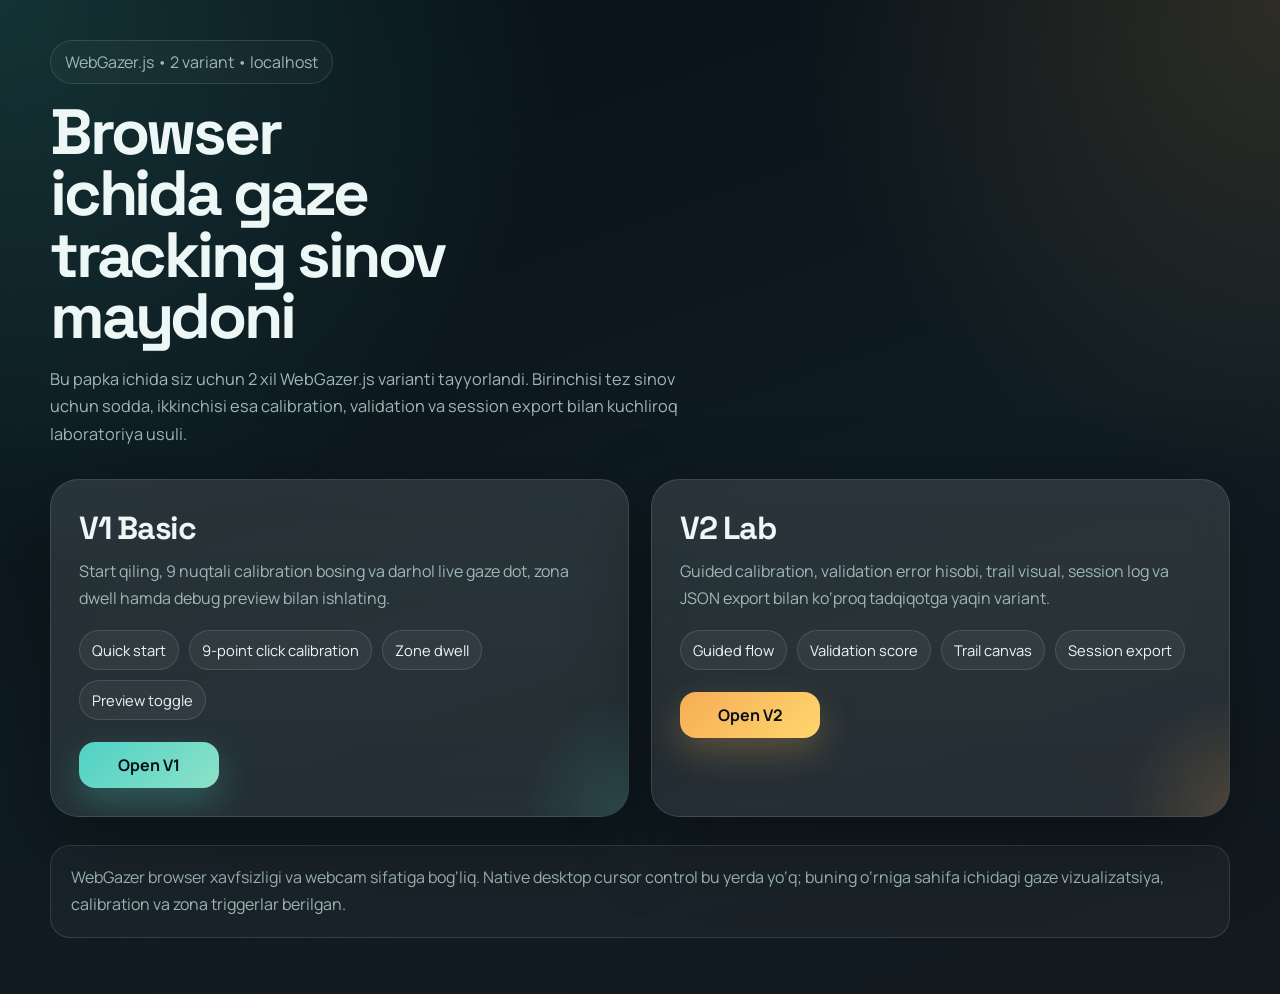
<file: eyetracking2/index.html>
<!DOCTYPE html>
<html lang="uz">
<head>
  <meta charset="UTF-8">
  <meta name="viewport" content="width=device-width, initial-scale=1.0">
  <title>WebGazer Variants</title>
  <link rel="preconnect" href="https://fonts.googleapis.com">
  <link rel="preconnect" href="https://fonts.gstatic.com" crossorigin>
  <link href="https://fonts.googleapis.com/css2?family=Manrope:wght@400;500;600;700;800&family=Space+Grotesk:wght@500;700&display=swap" rel="stylesheet">
  <style>
    :root {
      --bg: #0b1318;
      --bg-soft: #101d24;
      --card: rgba(240, 248, 255, 0.06);
      --stroke: rgba(240, 248, 255, 0.12);
      --text: #edf7f5;
      --muted: #9fb8b4;
      --accent: #4fd1c5;
      --accent-warm: #f6ad55;
      --danger: #fc8181;
      --shadow: 0 24px 80px rgba(0, 0, 0, 0.35);
      --radius: 28px;
    }

    * {
      box-sizing: border-box;
    }

    body {
      margin: 0;
      min-height: 100vh;
      font-family: "Manrope", sans-serif;
      color: var(--text);
      background:
        radial-gradient(circle at top left, rgba(79, 209, 197, 0.18), transparent 35%),
        radial-gradient(circle at top right, rgba(246, 173, 85, 0.14), transparent 30%),
        linear-gradient(160deg, #071016, #0f1c22 54%, #12191f);
    }

    .shell {
      width: min(1180px, calc(100% - 40px));
      margin: 0 auto;
      padding: 40px 0 56px;
    }

    .hero {
      display: grid;
      gap: 18px;
      margin-bottom: 28px;
    }

    .eyebrow {
      display: inline-flex;
      width: fit-content;
      align-items: center;
      gap: 10px;
      border: 1px solid var(--stroke);
      padding: 10px 14px;
      border-radius: 999px;
      color: var(--muted);
      background: rgba(255, 255, 255, 0.03);
      backdrop-filter: blur(16px);
    }

    h1 {
      margin: 0;
      font-family: "Space Grotesk", sans-serif;
      font-size: clamp(2.6rem, 5vw, 5rem);
      line-height: 0.96;
      letter-spacing: -0.05em;
      max-width: 10ch;
    }

    .lede {
      margin: 0;
      max-width: 64ch;
      color: var(--muted);
      font-size: 1.02rem;
      line-height: 1.7;
    }

    .grid {
      display: grid;
      grid-template-columns: repeat(2, minmax(0, 1fr));
      gap: 22px;
      margin-top: 30px;
    }

    .card {
      position: relative;
      overflow: hidden;
      border: 1px solid var(--stroke);
      border-radius: var(--radius);
      padding: 28px;
      background:
        linear-gradient(180deg, rgba(255, 255, 255, 0.06), rgba(255, 255, 255, 0.03)),
        var(--card);
      backdrop-filter: blur(20px);
      box-shadow: var(--shadow);
    }

    .card::before {
      content: "";
      position: absolute;
      inset: auto -20% -30% auto;
      width: 220px;
      height: 220px;
      border-radius: 999px;
      background: radial-gradient(circle, rgba(79, 209, 197, 0.18), transparent 70%);
      pointer-events: none;
    }

    .card.warm::before {
      background: radial-gradient(circle, rgba(246, 173, 85, 0.18), transparent 70%);
    }

    .card h2 {
      margin: 0 0 10px;
      font-family: "Space Grotesk", sans-serif;
      font-size: 2rem;
      letter-spacing: -0.04em;
    }

    .sub {
      margin: 0 0 18px;
      color: var(--muted);
      line-height: 1.7;
    }

    .pills {
      display: flex;
      flex-wrap: wrap;
      gap: 10px;
      margin-bottom: 22px;
    }

    .pill {
      padding: 9px 12px;
      border-radius: 999px;
      border: 1px solid var(--stroke);
      background: rgba(255, 255, 255, 0.05);
      color: var(--text);
      font-size: 0.92rem;
    }

    .actions {
      display: flex;
      align-items: center;
      gap: 12px;
      margin-top: 20px;
    }

    .button {
      display: inline-flex;
      align-items: center;
      justify-content: center;
      min-width: 140px;
      padding: 12px 18px;
      border-radius: 16px;
      font-weight: 700;
      text-decoration: none;
      color: #071016;
      background: linear-gradient(135deg, var(--accent), #8de2c8);
      transition: transform 180ms ease, box-shadow 180ms ease;
      box-shadow: 0 14px 34px rgba(79, 209, 197, 0.28);
    }

    .warm .button {
      background: linear-gradient(135deg, var(--accent-warm), #ffd66e);
      box-shadow: 0 14px 34px rgba(246, 173, 85, 0.26);
    }

    .button:hover {
      transform: translateY(-2px);
    }

    .note {
      margin-top: 28px;
      color: var(--muted);
      line-height: 1.7;
      padding: 18px 20px;
      border-radius: 20px;
      border: 1px solid var(--stroke);
      background: rgba(255, 255, 255, 0.04);
    }

    @media (max-width: 900px) {
      .grid {
        grid-template-columns: 1fr;
      }

      h1 {
        max-width: none;
      }
    }
  </style>
</head>
<body>
  <main class="shell">
    <section class="hero">
      <div class="eyebrow">WebGazer.js • 2 variant • localhost</div>
      <h1>Browser ichida gaze tracking sinov maydoni</h1>
      <p class="lede">
        Bu papka ichida siz uchun 2 xil WebGazer.js varianti tayyorlandi. Birinchisi tez sinov uchun sodda,
        ikkinchisi esa calibration, validation va session export bilan kuchliroq laboratoriya usuli.
      </p>
    </section>

    <section class="grid">
      <article class="card">
        <h2>V1 Basic</h2>
        <p class="sub">
          Start qiling, 9 nuqtali calibration bosing va darhol live gaze dot, zona dwell hamda debug preview bilan ishlating.
        </p>
        <div class="pills">
          <span class="pill">Quick start</span>
          <span class="pill">9-point click calibration</span>
          <span class="pill">Zone dwell</span>
          <span class="pill">Preview toggle</span>
        </div>
        <div class="actions">
          <a class="button" href="./v1-basic/">Open V1</a>
        </div>
      </article>

      <article class="card warm">
        <h2>V2 Lab</h2>
        <p class="sub">
          Guided calibration, validation error hisobi, trail visual, session log va JSON export bilan ko‘proq tadqiqotga yaqin variant.
        </p>
        <div class="pills">
          <span class="pill">Guided flow</span>
          <span class="pill">Validation score</span>
          <span class="pill">Trail canvas</span>
          <span class="pill">Session export</span>
        </div>
        <div class="actions">
          <a class="button" href="./v2-lab/">Open V2</a>
        </div>
      </article>
    </section>

    <section class="note">
      WebGazer browser xavfsizligi va webcam sifatiga bog‘liq. Native desktop cursor control bu yerda yo‘q;
      buning o‘rniga sahifa ichidagi gaze vizualizatsiya, calibration va zona triggerlar berilgan.
    </section>
  </main>
</body>
</html>
</file>
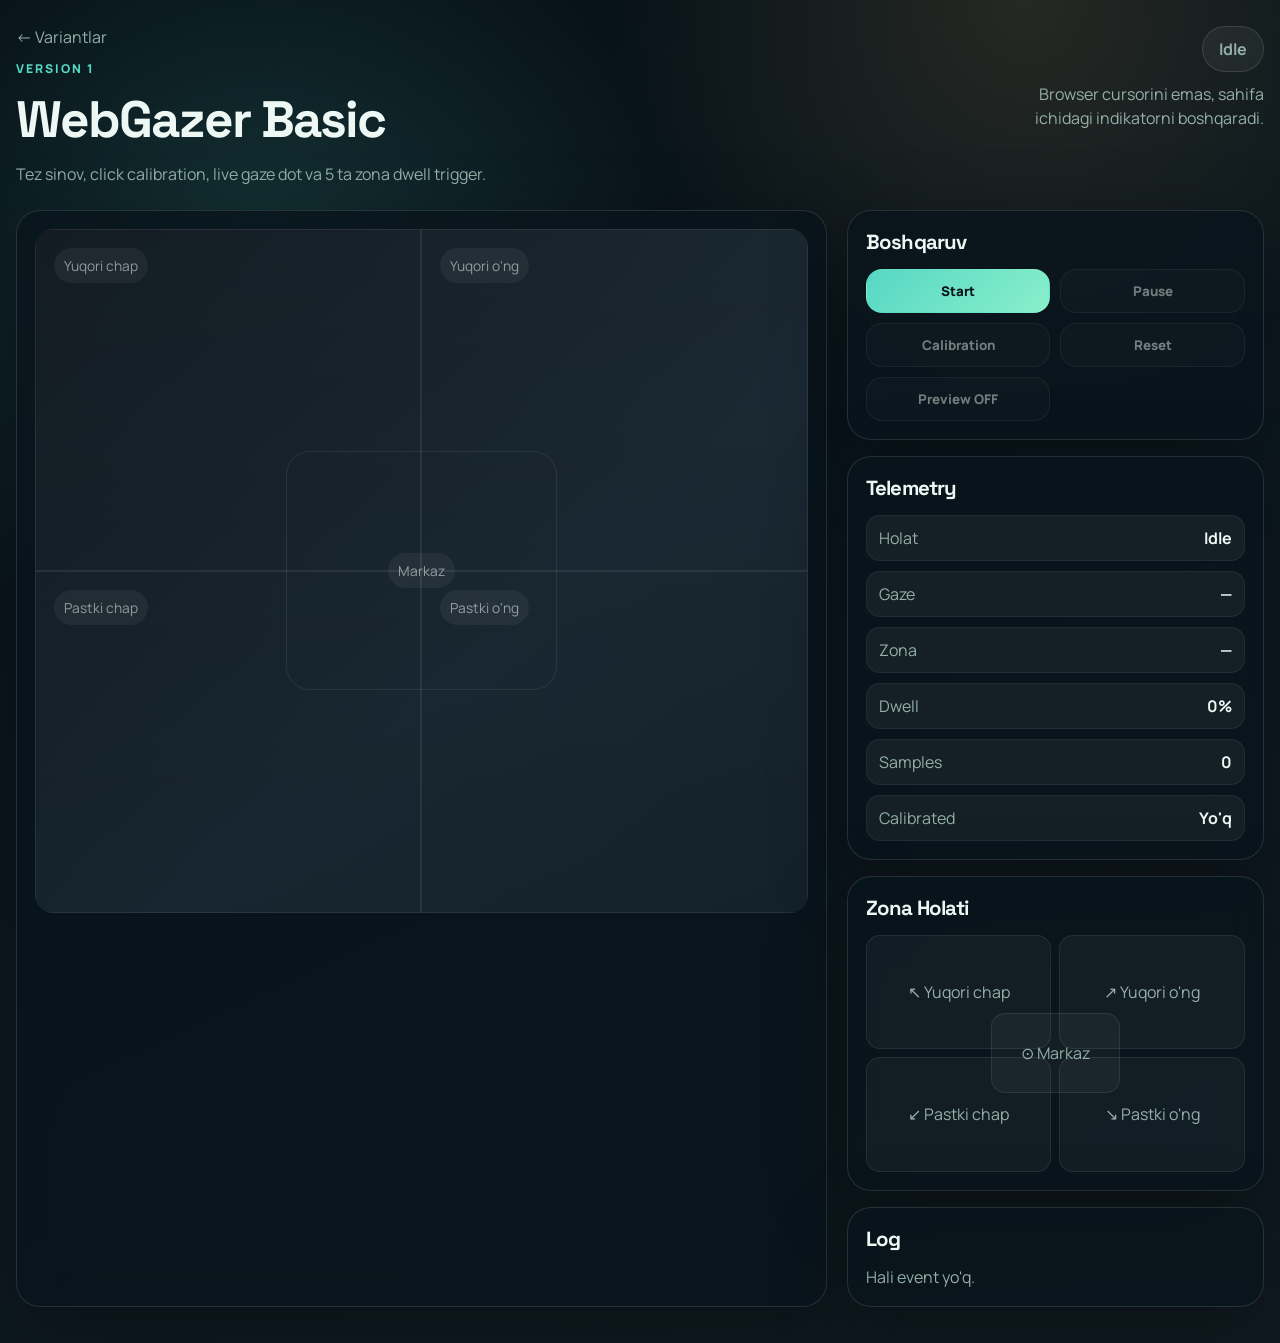
<file: eyetracking2/v1-basic/index.html>
<!DOCTYPE html>
<html lang="uz">
<head>
  <meta charset="UTF-8">
  <meta name="viewport" content="width=device-width, initial-scale=1.0">
  <title>WebGazer V1 Basic</title>
  <link rel="preconnect" href="https://fonts.googleapis.com">
  <link rel="preconnect" href="https://fonts.gstatic.com" crossorigin>
  <link href="https://fonts.googleapis.com/css2?family=Manrope:wght@400;500;600;700;800&family=Space+Grotesk:wght@500;700&display=swap" rel="stylesheet">
  <link rel="stylesheet" href="./style.css">
</head>
<body>
  <div class="shell">
    <header class="topbar">
      <div>
        <a class="backlink" href="../">← Variantlar</a>
        <p class="eyebrow">Version 1</p>
        <h1>WebGazer Basic</h1>
        <p class="lede">Tez sinov, click calibration, live gaze dot va 5 ta zona dwell trigger.</p>
      </div>
      <div class="status-stack">
        <span id="status-chip" class="status-chip idle">Idle</span>
        <span class="hint">Browser cursorini emas, sahifa ichidagi indikatorni boshqaradi.</span>
      </div>
    </header>

    <main class="layout">
      <section class="stage-card">
        <div id="stage" class="stage">
          <div class="zone-grid">
            <div class="zone zone-0" data-zone="0"><span>Yuqori chap</span></div>
            <div class="zone zone-1" data-zone="1"><span>Yuqori o'ng</span></div>
            <div class="zone zone-2" data-zone="2"><span>Pastki chap</span></div>
            <div class="zone zone-3" data-zone="3"><span>Pastki o'ng</span></div>
            <div class="zone zone-center" data-zone="4"><span>Markaz</span></div>
          </div>
          <div id="gaze-dot" class="gaze-dot hidden"></div>
          <div id="banner" class="banner hidden"></div>
          <div id="calibration-overlay" class="calibration-overlay hidden">
            <div class="overlay-copy">
              <h2>Calibration</h2>
              <p>Har nuqtaga qarab 3 marta bosing. WebGazer click va cursor pozitsiyadan o‘rganadi.</p>
              <p id="calibration-progress" class="progress-copy">0 / 9 nuqta tayyor</p>
            </div>
            <div id="calibration-points" class="calibration-points"></div>
          </div>
        </div>
      </section>

      <aside class="panel">
        <section class="card controls">
          <h2>Boshqaruv</h2>
          <div class="actions">
            <button id="btn-start" class="btn btn-primary">Start</button>
            <button id="btn-pause" class="btn btn-secondary" disabled>Pause</button>
            <button id="btn-calibrate" class="btn btn-secondary" disabled>Calibration</button>
            <button id="btn-reset" class="btn btn-secondary" disabled>Reset</button>
            <button id="btn-preview" class="btn btn-secondary" disabled>Preview OFF</button>
          </div>
        </section>

        <section class="card telemetry">
          <h2>Telemetry</h2>
          <div class="metric-list">
            <div class="metric"><span>Holat</span><strong id="metric-state">Idle</strong></div>
            <div class="metric"><span>Gaze</span><strong id="metric-gaze">—</strong></div>
            <div class="metric"><span>Zona</span><strong id="metric-zone">—</strong></div>
            <div class="metric"><span>Dwell</span><strong id="metric-dwell">0%</strong></div>
            <div class="metric"><span>Samples</span><strong id="metric-samples">0</strong></div>
            <div class="metric"><span>Calibrated</span><strong id="metric-calibrated">Yo'q</strong></div>
          </div>
        </section>

        <section class="card">
          <h2>Zona Holati</h2>
          <div class="zone-map">
            <div class="zone-tile" data-zone-tile="0">↖ Yuqori chap</div>
            <div class="zone-tile" data-zone-tile="1">↗ Yuqori o'ng</div>
            <div class="zone-tile" data-zone-tile="2">↙ Pastki chap</div>
            <div class="zone-tile" data-zone-tile="3">↘ Pastki o'ng</div>
            <div class="zone-tile center" data-zone-tile="4">⊙ Markaz</div>
          </div>
        </section>

        <section class="card">
          <h2>Log</h2>
          <div id="event-log" class="event-log">
            <p class="empty">Hali event yo'q.</p>
          </div>
        </section>
      </aside>
    </main>
  </div>

  <script src="../vendor/webgazer.js"></script>
  <script type="module" src="./app.js?v=20260321-5"></script>
</body>
</html>
</file>
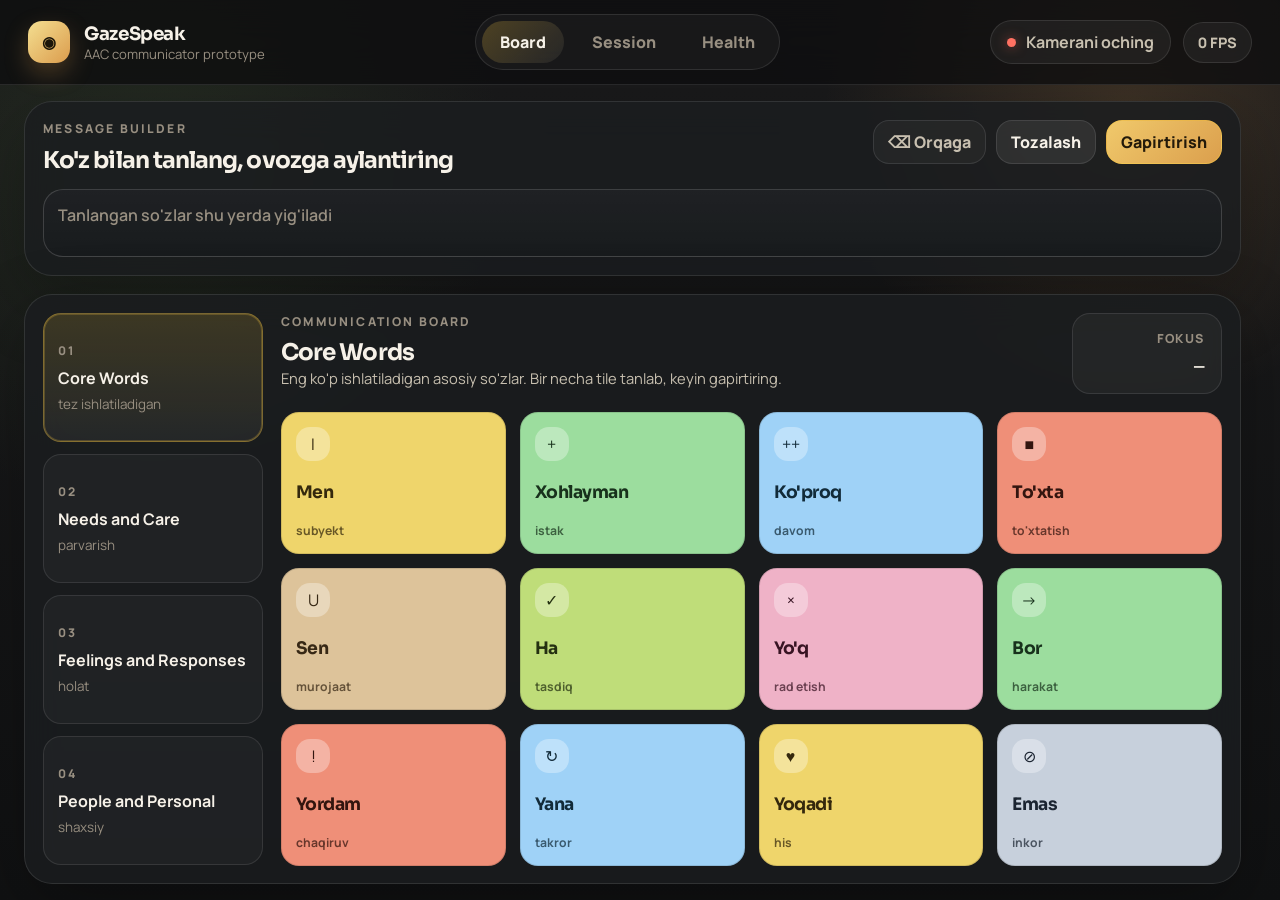
<file: eyetracking2/v2-lab/index.html>
<!DOCTYPE html>
<html lang="uz">
<head>
    <meta charset="UTF-8">
    <meta name="viewport" content="width=device-width, initial-scale=1.0">
    <title>GazeSpeak AAC Communicator</title>
    <meta name="description" content="GazeSpeak AAC communicator — brauzer ichida WebGazer orqali matn tuzish va gapirtirish interfeysi.">
    <link rel="preconnect" href="https://fonts.googleapis.com">
    <link rel="preconnect" href="https://fonts.gstatic.com" crossorigin>
    <link href="https://fonts.googleapis.com/css2?family=Manrope:wght@400;500;600;700;800&family=Sora:wght@500;600;700&display=swap" rel="stylesheet">
    <link rel="stylesheet" href="./style.css">
</head>
<body>
    <header id="header">
        <div class="brand-block">
            <div class="logo">
                <span class="logo-icon">◉</span>
                <div>
                    <span class="logo-text">GazeSpeak</span>
                    <p class="logo-subtitle">AAC communicator prototype</p>
                </div>
            </div>
        </div>

        <nav class="header-nav" aria-label="Main navigation">
            <button id="btn-board-view" class="nav-pill is-active gaze-target" data-action="show-board" data-label="Board">
                Board
            </button>
            <button id="btn-open-session" class="nav-pill gaze-target" data-action="open-session" data-label="Session">
                Session
            </button>
            <button id="btn-open-insights" class="nav-pill gaze-target" data-action="open-insights" data-label="Health signals">
                Health
            </button>
        </nav>

        <div class="header-status">
            <div id="status-badge" class="status-badge status-disconnected">
                <span class="status-dot"></span>
                <span id="status-text">Kamerani oching</span>
            </div>
            <span id="fps-display" class="fps-badge">0 FPS</span>
        </div>
    </header>

    <main id="main-content">
        <section id="workspace">
            <section id="composer-card" class="glass-card">
                <div class="section-head">
                    <div>
                        <p class="eyebrow">Message Builder</p>
                        <h1>Ko'z bilan tanlang, ovozga aylantiring</h1>
                    </div>

                    <div class="composer-actions">
                        <button id="btn-backspace" class="btn btn-ghost gaze-target" data-action="backspace" data-label="Orqaga">
                            ⌫ Orqaga
                        </button>
                        <button id="btn-clear-message" class="btn btn-secondary gaze-target" data-action="clear" data-label="Tozalash">
                            Tozalash
                        </button>
                        <button id="btn-speak" class="btn btn-primary gaze-target" data-action="speak" data-label="Gapirtirish">
                            Gapirtirish
                        </button>
                    </div>
                </div>

                <div id="message-display" class="message-display" aria-live="polite">
                    <span class="message-placeholder">Tanlangan so'zlar shu yerda yig'iladi</span>
                </div>
            </section>

            <section id="board-shell" class="glass-card">
                <aside id="board-nav" class="board-nav"></aside>

                <div id="board-main">
                    <div class="board-head">
                        <div>
                            <p id="board-kicker" class="eyebrow">Communication Board</p>
                            <h2 id="board-title">Core Words</h2>
                            <p id="board-subtitle" class="board-subtitle">Eng ko'p ishlatiladigan asosiy so'zlar.</p>
                        </div>

                        <div class="focus-card">
                            <span class="focus-label">Fokus</span>
                            <span id="info-focus" class="focus-value">—</span>
                        </div>
                    </div>

                    <div id="aac-grid" class="aac-grid"></div>
                </div>
            </section>
        </section>
    </main>

    <div id="session-modal" class="session-modal hidden" aria-hidden="true">
        <div class="session-modal-backdrop" data-session-close></div>

        <section class="session-window">
            <div class="session-window-head">
                <div>
                    <p class="eyebrow">Session</p>
                    <h2>Tracking panel</h2>
                </div>

                <button id="btn-close-session" class="session-close gaze-target" data-action="close-session" data-label="Sessionni yopish">
                    Yopish
                </button>
            </div>

            <div id="camera-container">
                <video id="camera-video" autoplay playsinline muted></video>
                <canvas id="overlay-canvas"></canvas>
            </div>

            <div id="controls" class="controls-bar">
                <button id="btn-start-camera" class="btn btn-primary">
                    Kamerani ochish
                </button>
                <button id="btn-calibrate" class="btn btn-accent" disabled>
                    Kalibratsiya
                </button>
                <button id="btn-recalibrate" class="btn btn-secondary" disabled>
                    Qayta kalibratsiya
                </button>
            </div>

            <div class="info-grid">
                <div class="info-item">
                    <span class="info-label">Holat</span>
                    <span id="info-state" class="info-value">—</span>
                </div>
                <div class="info-item">
                    <span class="info-label">Yuz</span>
                    <span id="info-face" class="info-value">—</span>
                </div>
                <div class="info-item">
                    <span class="info-label">Gaze</span>
                    <span id="info-gaze" class="info-value">—</span>
                </div>
                <div class="info-item">
                    <span class="info-label">Kalibratsiya</span>
                    <span id="info-calib" class="info-value">Yo'q</span>
                </div>
                <div class="info-item">
                    <span class="info-label">Server zona</span>
                    <span id="info-zone" class="info-value">—</span>
                </div>
                <div class="info-item">
                    <span class="info-label">So'zlar</span>
                    <span id="info-words" class="info-value">0</span>
                </div>
                <div class="info-item info-item-wide">
                    <span class="info-label">Kayfiyat</span>
                    <span id="info-emotion" class="info-value">—</span>
                </div>
            </div>
        </section>
    </div>

    <div id="insights-modal" class="session-modal hidden" aria-hidden="true">
        <div class="session-modal-backdrop" data-insights-close></div>

        <section class="session-window insights-window">
            <div class="session-window-head">
                <div>
                    <p class="eyebrow">Health Signals</p>
                    <h2>Non-diagnostic WebGazer analysis</h2>
                </div>

                <button id="btn-close-insights" class="session-close gaze-target" data-action="close-insights" data-label="Health oynani yopish">
                    Yopish
                </button>
            </div>

            <div class="insights-disclaimer">
                Bu panel tibbiy tashxis bermaydi. U faqat WebGazer tracking barqarorligi, gaze jitter va validation natijalaridan oddiy signal chiqaradi.
            </div>

            <div class="insights-grid">
                <article class="insight-card tone-soft">
                    <span class="insight-kicker">Charchoq signali</span>
                    <strong id="insight-fatigue-level" class="insight-level">Past</strong>
                    <p id="insight-fatigue-note" class="insight-note">Uzoq uzilish yoki signal yo'qotish hali kam.</p>
                </article>

                <article class="insight-card tone-warm">
                    <span class="insight-kicker">Stress / noqulaylik</span>
                    <strong id="insight-stress-level" class="insight-level">Past</strong>
                    <p id="insight-stress-note" class="insight-note">Gaze jitter hali yuqori emas.</p>
                </article>

                <article class="insight-card tone-cool">
                    <span class="insight-kicker">Diqqat barqarorligi</span>
                    <strong id="insight-attention-level" class="insight-level">—</strong>
                    <p id="insight-attention-note" class="insight-note">Tracking namunasi yig'ilmoqda.</p>
                </article>

                <article class="insight-card tone-neutral">
                    <span class="insight-kicker">Joriy signal</span>
                    <strong id="insight-expression-level" class="insight-level">—</strong>
                    <p id="insight-expression-note" class="insight-note">WebGazer sifati va validation holati shu yerda ko'rinadi.</p>
                </article>

                <article class="insight-card tone-wide">
                    <span class="insight-kicker">Ogohlantirish</span>
                    <strong id="insight-summary" class="insight-level">Klinik xulosa emas</strong>
                    <p id="insight-summary-note" class="insight-note">Bu signal faqat UI ichidagi observatsion yordamchi panel. Shifokor qarorini almashtirmaydi.</p>
                </article>
            </div>
        </section>
    </div>

    <div id="calibration-overlay" class="calibration-overlay hidden">
        <div id="calibration-points" class="calibration-points"></div>
        <div id="calibration-target" class="calibration-target hidden"></div>
        <div id="calib-status" class="calib-status">
            <span id="calib-text">Kalibratsiya boshlanmoqda...</span>
        </div>
    </div>

    <div id="banner" class="banner hidden">
        <span id="banner-text"></span>
    </div>

    <div id="screen-gaze-dot" class="screen-gaze-dot hidden"></div>

    <script src="../vendor/webgazer.js"></script>
    <script src="./app.js?v=20260322-1" type="module"></script>
</body>
</html>
</file>
<file: eyetracking2/v1-basic/style.css>
:root {
  --bg: #081217;
  --bg-soft: #102028;
  --panel: rgba(9, 21, 28, 0.84);
  --panel-soft: rgba(255, 255, 255, 0.05);
  --line: rgba(255, 255, 255, 0.12);
  --text: #edf8f4;
  --muted: #95afa9;
  --accent: #56d7c4;
  --accent-strong: #17b2ab;
  --warm: #f6bd60;
  --danger: #ff8f8f;
  --radius: 24px;
  --shadow: 0 22px 80px rgba(0, 0, 0, 0.32);
}

* {
  box-sizing: border-box;
}

body {
  margin: 0;
  min-height: 100vh;
  color: var(--text);
  font-family: "Manrope", sans-serif;
  background:
    radial-gradient(circle at 20% 20%, rgba(86, 215, 196, 0.16), transparent 28%),
    radial-gradient(circle at 80% 0%, rgba(246, 189, 96, 0.12), transparent 24%),
    linear-gradient(155deg, #061016, #0c181f 50%, #101a20);
}

.shell {
  width: min(1400px, calc(100% - 32px));
  margin: 0 auto;
  padding: 26px 0 36px;
}

.topbar {
  display: flex;
  justify-content: space-between;
  align-items: flex-start;
  gap: 20px;
  margin-bottom: 22px;
}

.backlink {
  display: inline-flex;
  margin-bottom: 12px;
  text-decoration: none;
  color: var(--muted);
}

.eyebrow {
  margin: 0 0 10px;
  color: var(--accent);
  text-transform: uppercase;
  letter-spacing: 0.16em;
  font-size: 0.76rem;
  font-weight: 800;
}

h1, h2 {
  font-family: "Space Grotesk", sans-serif;
  letter-spacing: -0.04em;
}

h1 {
  margin: 0;
  font-size: clamp(2.2rem, 4vw, 4rem);
}

.lede {
  margin: 10px 0 0;
  color: var(--muted);
  line-height: 1.6;
}

.status-stack {
  display: grid;
  gap: 10px;
  justify-items: end;
}

.status-chip {
  display: inline-flex;
  align-items: center;
  padding: 11px 16px;
  border-radius: 999px;
  font-weight: 700;
  border: 1px solid var(--line);
  background: rgba(255, 255, 255, 0.05);
}

.status-chip.idle { color: var(--muted); }
.status-chip.ready { color: var(--accent); }
.status-chip.paused { color: var(--warm); }
.status-chip.calibrating { color: var(--warm); }

.hint {
  color: var(--muted);
  max-width: 26ch;
  text-align: right;
  line-height: 1.5;
}

.layout {
  display: grid;
  grid-template-columns: minmax(0, 1.4fr) minmax(320px, 0.72fr);
  gap: 20px;
}

.card,
.stage-card {
  border: 1px solid var(--line);
  background: var(--panel);
  backdrop-filter: blur(18px);
  border-radius: var(--radius);
  box-shadow: var(--shadow);
}

.stage-card {
  padding: 18px;
}

.stage {
  position: relative;
  overflow: hidden;
  min-height: 76vh;
  border-radius: calc(var(--radius) - 6px);
  background:
    linear-gradient(180deg, rgba(255, 255, 255, 0.03), rgba(255, 255, 255, 0.01)),
    linear-gradient(140deg, #0c151c, #14232d 60%, #111f27);
}

.zone-grid {
  position: absolute;
  inset: 0;
  display: grid;
  grid-template-columns: 1fr 1fr;
  grid-template-rows: 1fr 1fr;
}

.zone {
  position: relative;
  border: 1px solid rgba(255, 255, 255, 0.08);
  display: flex;
  align-items: flex-start;
  padding: 18px;
  color: rgba(237, 248, 244, 0.55);
}

.zone span {
  padding: 8px 10px;
  border-radius: 999px;
  background: rgba(255, 255, 255, 0.05);
  font-size: 0.86rem;
}

.zone.active {
  background: linear-gradient(180deg, rgba(86, 215, 196, 0.14), rgba(86, 215, 196, 0.05));
  color: var(--text);
}

.zone.fired {
  background: linear-gradient(180deg, rgba(246, 189, 96, 0.18), rgba(246, 189, 96, 0.06));
  color: var(--text);
}

.zone-center {
  position: absolute;
  inset: 32.5% 32.5%;
  border-radius: 24px;
  justify-content: center;
  align-items: center;
  text-align: center;
}

.gaze-dot {
  position: absolute;
  width: 26px;
  height: 26px;
  border-radius: 999px;
  transform: translate(-50%, -50%);
  background: radial-gradient(circle, rgba(86, 215, 196, 0.96), rgba(86, 215, 196, 0.12) 70%, transparent 72%);
  box-shadow: 0 0 0 10px rgba(86, 215, 196, 0.08), 0 0 32px rgba(86, 215, 196, 0.3);
  pointer-events: none;
  transition: left 80ms linear, top 80ms linear, opacity 160ms ease;
}

.hidden {
  display: none;
}

.banner {
  position: absolute;
  left: 50%;
  top: 28px;
  transform: translateX(-50%);
  padding: 14px 20px;
  border-radius: 16px;
  background: rgba(4, 11, 15, 0.82);
  border: 1px solid rgba(86, 215, 196, 0.3);
  box-shadow: 0 18px 50px rgba(0, 0, 0, 0.34);
  font-weight: 700;
}

.calibration-overlay {
  position: absolute;
  inset: 0;
  background: rgba(5, 10, 14, 0.88);
}

.overlay-copy {
  position: absolute;
  left: 26px;
  top: 26px;
  z-index: 2;
  max-width: 40ch;
}

.overlay-copy h2 {
  margin: 0 0 8px;
  font-size: 1.8rem;
}

.overlay-copy p {
  margin: 0 0 10px;
  color: var(--muted);
  line-height: 1.6;
}

.progress-copy {
  color: var(--accent);
  font-weight: 700;
}

.calibration-points {
  position: absolute;
  inset: 0;
}

.calibration-point {
  position: absolute;
  width: 74px;
  height: 74px;
  margin-left: -37px;
  margin-top: -37px;
  border-radius: 999px;
  border: 2px solid rgba(255, 255, 255, 0.25);
  background: rgba(255, 255, 255, 0.06);
  color: var(--text);
  font-weight: 800;
  backdrop-filter: blur(16px);
  cursor: pointer;
  transition: transform 160ms ease, background 160ms ease, border-color 160ms ease;
}

.calibration-point:hover {
  transform: scale(1.06);
}

.calibration-point.done {
  border-color: var(--accent);
  background: rgba(86, 215, 196, 0.18);
}

.panel {
  display: grid;
  gap: 16px;
}

.card {
  padding: 18px;
}

.card h2 {
  margin: 0 0 14px;
  font-size: 1.28rem;
}

.actions {
  display: grid;
  grid-template-columns: repeat(2, minmax(0, 1fr));
  gap: 10px;
}

.btn {
  width: 100%;
  border: 1px solid var(--line);
  border-radius: 16px;
  padding: 12px 14px;
  font-weight: 800;
  font-family: inherit;
  cursor: pointer;
  background: rgba(255, 255, 255, 0.04);
  color: var(--text);
}

.btn:disabled {
  opacity: 0.46;
  cursor: not-allowed;
}

.btn-primary {
  background: linear-gradient(135deg, var(--accent), #89efca);
  color: #081217;
  border-color: transparent;
}

.metric-list {
  display: grid;
  gap: 10px;
}

.metric {
  display: flex;
  justify-content: space-between;
  gap: 14px;
  padding: 11px 12px;
  border-radius: 14px;
  background: var(--panel-soft);
  border: 1px solid rgba(255, 255, 255, 0.06);
}

.metric span {
  color: var(--muted);
}

.zone-map {
  position: relative;
  display: grid;
  grid-template-columns: 1fr 1fr;
  grid-template-rows: 1fr 1fr;
  gap: 8px;
  aspect-ratio: 16 / 10;
}

.zone-tile {
  display: flex;
  align-items: center;
  justify-content: center;
  text-align: center;
  padding: 8px;
  border-radius: 14px;
  border: 1px solid rgba(255, 255, 255, 0.08);
  background: rgba(255, 255, 255, 0.04);
  color: var(--muted);
}

.zone-tile.active {
  background: rgba(86, 215, 196, 0.16);
  color: var(--text);
  border-color: rgba(86, 215, 196, 0.36);
}

.zone-tile.fired {
  background: rgba(246, 189, 96, 0.18);
  color: var(--text);
  border-color: rgba(246, 189, 96, 0.38);
}

.zone-tile.center {
  position: absolute;
  inset: 33% 33%;
}

.event-log {
  display: grid;
  gap: 10px;
  max-height: 260px;
  overflow: auto;
}

.event-item {
  padding: 12px 14px;
  border-radius: 14px;
  border: 1px solid rgba(255, 255, 255, 0.07);
  background: rgba(255, 255, 255, 0.04);
}

.event-item time {
  display: block;
  margin-bottom: 4px;
  color: var(--muted);
  font-size: 0.85rem;
}

.empty {
  margin: 0;
  color: var(--muted);
}

#webgazerVideoFeed,
#webgazerFaceOverlay,
#webgazerFaceFeedbackBox {
  right: 22px !important;
  left: auto !important;
  top: auto !important;
  bottom: 22px !important;
  border-radius: 18px;
  overflow: hidden;
}

#webgazerVideoFeed {
  width: 220px !important;
  height: auto !important;
  border: 1px solid rgba(255, 255, 255, 0.1);
  box-shadow: var(--shadow);
}

@media (max-width: 1080px) {
  .layout {
    grid-template-columns: 1fr;
  }

  .topbar {
    flex-direction: column;
  }

  .status-stack {
    justify-items: start;
  }

  .hint {
    text-align: left;
    max-width: none;
  }

  .stage {
    min-height: 60vh;
  }
}
</file>
<file: eyetracking2/v2-lab/style.css>
html,
body {
    height: 100%;
}

:root {
    --bg: #151617;
    --bg-soft: #1c1f22;
    --bg-panel: rgba(27, 29, 32, 0.84);
    --bg-panel-strong: rgba(18, 20, 22, 0.96);
    --line: rgba(255, 255, 255, 0.1);
    --line-strong: rgba(255, 255, 255, 0.16);
    --text: #f6f1e8;
    --text-soft: #c8c0b0;
    --text-dim: #988f81;
    --focus: #f5c542;
    --focus-glow: rgba(245, 197, 66, 0.34);
    --accent: #3bb18b;
    --accent-2: #4f8cf7;
    --danger: #ff7162;
    --radius-xl: 28px;
    --radius-lg: 20px;
    --radius-md: 14px;
    --shadow-card: 0 24px 70px rgba(0, 0, 0, 0.28);
    --font-body: "Manrope", sans-serif;
    --font-display: "Sora", sans-serif;
    --board-fit-height: auto;
    --aac-row-height: 160px;
    --board-tab-height: auto;
}

* {
    box-sizing: border-box;
    margin: 0;
    padding: 0;
}

body {
    min-height: 100vh;
    min-height: 100dvh;
    height: 100dvh;
    font-family: var(--font-body);
    color: var(--text);
    background:
        radial-gradient(circle at 12% 18%, rgba(73, 105, 55, 0.22), transparent 26%),
        radial-gradient(circle at 88% 12%, rgba(218, 153, 82, 0.18), transparent 22%),
        linear-gradient(180deg, #1b1b1c 0%, #101112 100%);
    display: flex;
    flex-direction: column;
    overflow: hidden;
}

body.modal-open {
    overflow: hidden;
}

button,
input,
textarea {
    font: inherit;
}

.glass-card {
    background: var(--bg-panel);
    border: 1px solid var(--line);
    border-radius: var(--radius-xl);
    box-shadow: var(--shadow-card);
    backdrop-filter: blur(18px);
    -webkit-backdrop-filter: blur(18px);
}

.hidden {
    display: none;
}

#header {
    position: sticky;
    top: 0;
    z-index: 40;
    display: flex;
    flex-wrap: wrap;
    align-items: center;
    justify-content: space-between;
    gap: 20px;
    padding: 18px 28px;
    background: rgba(13, 14, 15, 0.78);
    border-bottom: 1px solid var(--line);
    backdrop-filter: blur(18px);
    -webkit-backdrop-filter: blur(18px);
}

.logo {
    display: flex;
    align-items: center;
    gap: 14px;
}

.logo-icon {
    display: inline-flex;
    align-items: center;
    justify-content: center;
    width: 42px;
    height: 42px;
    border-radius: 14px;
    background: linear-gradient(135deg, #f4df91, #db9c4d);
    color: #1b1509;
    font-weight: 900;
    box-shadow: 0 10px 24px rgba(219, 156, 77, 0.28);
}

.logo-text,
.section-head h1,
.section-head h2,
#board-title {
    font-family: var(--font-display);
}

.logo-text {
    display: block;
    font-size: 1.15rem;
    font-weight: 700;
    letter-spacing: -0.02em;
}

.logo-subtitle {
    color: var(--text-dim);
    font-size: 0.82rem;
}

.header-nav {
    display: inline-flex;
    align-items: center;
    gap: 10px;
    padding: 6px;
    border-radius: 999px;
    background: rgba(255, 255, 255, 0.04);
    border: 1px solid var(--line);
}

.nav-pill {
    min-height: 42px;
    padding: 10px 18px;
    border: 0;
    border-radius: 999px;
    background: transparent;
    color: var(--text-dim);
    font-weight: 800;
    cursor: pointer;
    transition: background 0.18s ease, color 0.18s ease, transform 0.18s ease;
}

.nav-pill.is-active {
    background: linear-gradient(135deg, rgba(245, 197, 66, 0.24), rgba(255, 255, 255, 0.06));
    color: var(--text);
}

.header-status {
    display: flex;
    align-items: center;
    gap: 12px;
}

.status-badge {
    display: inline-flex;
    align-items: center;
    gap: 10px;
    padding: 10px 16px;
    border-radius: 999px;
    border: 1px solid var(--line);
    background: rgba(255, 255, 255, 0.05);
    color: var(--text-soft);
    font-weight: 700;
}

.status-dot {
    width: 9px;
    height: 9px;
    border-radius: 50%;
    background: var(--danger);
    box-shadow: 0 0 12px rgba(255, 113, 98, 0.5);
}

.status-connected .status-dot {
    background: var(--accent-2);
    box-shadow: 0 0 12px rgba(79, 140, 247, 0.46);
}

.status-tracking .status-dot {
    background: var(--accent);
    box-shadow: 0 0 16px rgba(59, 177, 139, 0.42);
    animation: pulse 1.5s infinite;
}

.fps-badge {
    padding: 10px 14px;
    border-radius: 999px;
    background: rgba(255, 255, 255, 0.05);
    border: 1px solid var(--line);
    color: var(--text-soft);
    font-size: 0.9rem;
    font-weight: 800;
    font-variant-numeric: tabular-nums;
}

@keyframes pulse {
    0%, 100% { transform: scale(1); opacity: 1; }
    50% { transform: scale(1.2); opacity: 0.76; }
}

#main-content {
    flex: 1 1 auto;
    min-height: 0;
    width: 100%;
    max-width: 1600px;
    margin: 0 auto;
    padding: 22px 24px 28px;
    overflow-y: auto;
    overflow-x: hidden;
    scrollbar-gutter: stable;
    overscroll-behavior: contain;
}

#workspace {
    display: grid;
    grid-template-rows: auto auto;
    height: auto;
    min-height: max-content;
    align-content: start;
    gap: 18px;
}

body.fit-lock #workspace {
    grid-template-rows: auto minmax(0, 1fr);
    height: 100%;
    min-height: 0;
}

#composer-card,
#board-shell {
    padding: 22px;
}

#composer-card {
    display: grid;
    gap: clamp(10px, 1.6vh, 16px);
    flex-shrink: 0;
}

.section-head {
    display: flex;
    align-items: flex-start;
    justify-content: space-between;
    gap: 18px;
}

.section-head.compact {
    margin-bottom: 16px;
}

.eyebrow {
    color: var(--text-dim);
    font-size: 0.76rem;
    font-weight: 800;
    letter-spacing: 0.18em;
    text-transform: uppercase;
    margin-bottom: 8px;
}

.section-head h1,
.section-head h2,
#board-title {
    letter-spacing: -0.04em;
}

.section-head h1 {
    font-size: clamp(1.4rem, 2vw, 2rem);
}

.section-head h2,
#board-title {
    font-size: clamp(1.25rem, 1.8vw, 1.7rem);
}

.composer-actions {
    display: flex;
    flex-wrap: wrap;
    gap: 10px;
    justify-content: flex-end;
}

.message-display {
    min-height: 78px;
    max-height: clamp(78px, 15vh, 126px);
    padding: 18px;
    border-radius: var(--radius-lg);
    background:
        linear-gradient(180deg, rgba(255, 255, 255, 0.06), rgba(255, 255, 255, 0.03)),
        var(--bg-panel-strong);
    border: 1px solid var(--line-strong);
    display: flex;
    align-items: flex-start;
    align-content: flex-start;
    gap: 10px;
    flex-wrap: wrap;
    overflow: hidden;
    justify-content: flex-start;
}

.message-placeholder {
    color: var(--text-dim);
    font-size: 1rem;
    font-weight: 600;
}

.message-chip {
    display: inline-flex;
    align-items: center;
    min-height: 42px;
    padding: 10px 14px;
    border-radius: 14px;
    background: rgba(255, 255, 255, 0.08);
    border: 1px solid rgba(255, 255, 255, 0.12);
    color: var(--text);
    font-size: 1rem;
    font-weight: 700;
}

#board-shell {
    display: grid;
    grid-template-columns: 220px minmax(0, 1fr);
    gap: 18px;
    min-height: auto;
    height: auto;
    overflow: visible;
    align-items: start;
}

body.fit-lock #board-shell {
    min-height: 0;
    height: var(--board-fit-height);
    max-height: var(--board-fit-height);
    overflow: hidden;
}

.board-nav {
    display: grid;
    gap: 12px;
    align-content: start;
}

body.fit-lock .board-nav {
    grid-auto-rows: var(--board-tab-height);
    align-content: stretch;
    overflow: hidden;
}

.board-tab {
    width: 100%;
    padding: 16px;
    border: 1px solid var(--line);
    border-radius: 18px;
    background: rgba(255, 255, 255, 0.03);
    color: var(--text-soft);
    text-align: left;
    cursor: pointer;
}

body.fit-lock .board-tab {
    height: 100%;
    padding: clamp(10px, 1.6vh, 16px);
    display: flex;
    flex-direction: column;
    justify-content: center;
}

.board-tab strong {
    display: block;
    font-size: 1rem;
    color: var(--text);
    margin-bottom: 6px;
}

.tab-kicker,
.tab-note {
    display: block;
}

.tab-kicker {
    color: var(--text-dim);
    font-size: 0.75rem;
    font-weight: 800;
    margin-bottom: 8px;
    letter-spacing: 0.12em;
}

.tab-note {
    font-size: 0.84rem;
    color: var(--text-dim);
}

.board-tab.is-active {
    background: linear-gradient(180deg, rgba(245, 197, 66, 0.16), rgba(255, 255, 255, 0.05));
    border-color: rgba(245, 197, 66, 0.4);
    box-shadow: inset 0 0 0 1px rgba(245, 197, 66, 0.22);
}

#board-main {
    display: grid;
    grid-template-rows: auto auto;
    gap: 18px;
    min-height: auto;
    overflow: visible;
}

body.fit-lock #board-main {
    grid-template-rows: auto minmax(0, 1fr);
    min-height: 0;
    overflow: hidden;
}

.board-head {
    display: flex;
    align-items: flex-start;
    justify-content: space-between;
    gap: 18px;
}

.board-subtitle {
    max-width: 620px;
    color: var(--text-soft);
    line-height: 1.5;
}

.focus-card {
    min-width: 150px;
    padding: 16px;
    border-radius: 18px;
    background: rgba(255, 255, 255, 0.04);
    border: 1px solid var(--line);
    text-align: right;
}

.focus-label {
    display: block;
    color: var(--text-dim);
    font-size: 0.78rem;
    font-weight: 800;
    letter-spacing: 0.12em;
    text-transform: uppercase;
    margin-bottom: 8px;
}

.focus-value {
    font-size: 1rem;
    font-weight: 800;
    color: var(--text);
}

.aac-grid {
    display: grid;
    grid-template-columns: repeat(4, minmax(0, 1fr));
    grid-template-rows: repeat(3, minmax(160px, auto));
    gap: 14px;
    min-height: auto;
    height: auto;
}

body.fit-lock .aac-grid {
    grid-template-rows: repeat(3, minmax(0, var(--aac-row-height)));
    min-height: 0;
    height: 100%;
    overflow: hidden;
}

.aac-tile {
    position: relative;
    overflow: hidden;
    display: flex;
    flex-direction: column;
    align-items: flex-start;
    justify-content: space-between;
    gap: 12px;
    padding: 18px;
    border-radius: 22px;
    border: 1px solid rgba(0, 0, 0, 0.12);
    cursor: pointer;
    text-align: left;
    transition: transform 0.18s ease, box-shadow 0.18s ease, border-color 0.18s ease;
}

.aac-tile:hover,
.gaze-target.gaze-active {
    transform: translateY(-2px);
    box-shadow: 0 18px 30px rgba(0, 0, 0, 0.18);
}

.tile-symbol {
    display: inline-flex;
    align-items: center;
    justify-content: center;
    width: 42px;
    height: 42px;
    border-radius: 14px;
    background: rgba(255, 255, 255, 0.32);
    font-size: 1.2rem;
}

.tile-text {
    font-family: var(--font-display);
    font-size: 1.28rem;
    font-weight: 700;
    letter-spacing: -0.03em;
}

.tile-hint {
    font-size: 0.86rem;
    font-weight: 700;
    opacity: 0.72;
}

.tone-gold { background: #efd56b; color: #34280d; }
.tone-mint { background: #9cdd9e; color: #18311c; }
.tone-coral { background: #ef8f78; color: #33150f; }
.tone-sky { background: #9fd2f7; color: #122b39; }
.tone-rose { background: #efb2c7; color: #381423; }
.tone-sand { background: #ddc39a; color: #372815; }
.tone-slate { background: #c7d0dc; color: #1b2431; }
.tone-lime { background: #bfdd79; color: #243011; }

.btn,
.board-tab {
    position: relative;
    overflow: hidden;
}

.btn {
    display: inline-flex;
    align-items: center;
    justify-content: center;
    gap: 8px;
    min-height: 48px;
    padding: 12px 16px;
    border-radius: 16px;
    border: 1px solid var(--line);
    cursor: pointer;
    transition: transform 0.18s ease, opacity 0.18s ease, border-color 0.18s ease, background 0.18s ease;
    color: var(--text);
    background: rgba(255, 255, 255, 0.04);
    font-weight: 800;
}

.btn:hover:not(:disabled) {
    transform: translateY(-1px);
}

.btn:disabled {
    opacity: 0.38;
    cursor: not-allowed;
}

.btn-primary {
    background: linear-gradient(135deg, #f0c96b, #db9f4d);
    color: #231a0a;
    border-color: rgba(245, 197, 66, 0.5);
}

.btn-accent {
    background: linear-gradient(135deg, #4199ff, #2569f6);
    color: white;
    border-color: rgba(79, 140, 247, 0.5);
}

.btn-secondary {
    background: rgba(255, 255, 255, 0.08);
    color: var(--text);
}

.btn-ghost {
    background: rgba(255, 255, 255, 0.04);
    color: var(--text-soft);
}

.gaze-target::after {
    content: "";
    position: absolute;
    left: 14px;
    right: 14px;
    bottom: 10px;
    height: 4px;
    border-radius: 999px;
    background:
        linear-gradient(90deg, rgba(28, 24, 15, 0.92), rgba(28, 24, 15, 0.92)) left / var(--dwell-progress, 0%) 100% no-repeat,
        rgba(255, 255, 255, 0.22);
    opacity: 0;
    transition: opacity 0.15s ease;
}

.gaze-target.gaze-active::after {
    opacity: 1;
}

.session-modal {
    position: fixed;
    inset: 0;
    z-index: 180;
    display: grid;
    place-items: center;
    padding: 22px;
}

.session-modal.hidden {
    display: none;
}

.session-modal-backdrop {
    position: absolute;
    inset: 0;
    background: rgba(8, 9, 10, 0.72);
    backdrop-filter: blur(12px);
    -webkit-backdrop-filter: blur(12px);
}

.session-window {
    position: relative;
    z-index: 1;
    width: min(840px, calc(100vw - 32px));
    max-height: calc(100dvh - 40px);
    overflow-y: auto;
    overflow-x: hidden;
    scrollbar-gutter: stable;
    display: grid;
    grid-template-rows: auto minmax(220px, 38vh) auto auto;
    gap: 16px;
    padding: 24px;
    border-radius: 34px;
    background: rgba(25, 27, 29, 0.96);
    border: 1px solid rgba(255, 255, 255, 0.1);
    box-shadow: 0 36px 90px rgba(0, 0, 0, 0.34);
}

.session-window-head {
    display: flex;
    align-items: flex-start;
    justify-content: space-between;
    gap: 18px;
}

.session-close {
    min-height: 42px;
    padding: 10px 16px;
    border: 1px solid var(--line);
    border-radius: 999px;
    background: rgba(255, 255, 255, 0.04);
    color: var(--text-soft);
    font-weight: 800;
    cursor: pointer;
}

.insights-window {
    width: min(760px, calc(100vw - 32px));
}

.insights-disclaimer {
    margin-bottom: 18px;
    padding: 16px 18px;
    border-radius: 18px;
    background: rgba(255, 255, 255, 0.05);
    border: 1px solid var(--line);
    color: var(--text-soft);
    line-height: 1.6;
    font-weight: 600;
}

.insights-grid {
    display: grid;
    grid-template-columns: repeat(2, minmax(0, 1fr));
    gap: 14px;
}

.insight-card {
    padding: 18px;
    border-radius: 22px;
    border: 1px solid rgba(255, 255, 255, 0.08);
    background: rgba(255, 255, 255, 0.04);
}

.insight-kicker {
    display: block;
    color: var(--text-dim);
    font-size: 0.78rem;
    font-weight: 800;
    letter-spacing: 0.12em;
    text-transform: uppercase;
    margin-bottom: 12px;
}

.insight-level {
    display: block;
    font-family: var(--font-display);
    font-size: 1.55rem;
    letter-spacing: -0.04em;
    margin-bottom: 10px;
}

.insight-note {
    color: var(--text-soft);
    line-height: 1.55;
    font-weight: 600;
}

.tone-soft {
    background: linear-gradient(180deg, rgba(245, 197, 66, 0.12), rgba(255, 255, 255, 0.04));
}

.tone-warm {
    background: linear-gradient(180deg, rgba(239, 143, 120, 0.12), rgba(255, 255, 255, 0.04));
}

.tone-cool {
    background: linear-gradient(180deg, rgba(79, 140, 247, 0.12), rgba(255, 255, 255, 0.04));
}

.tone-neutral {
    background: linear-gradient(180deg, rgba(156, 221, 158, 0.1), rgba(255, 255, 255, 0.04));
}

.tone-wide {
    grid-column: 1 / -1;
    background: linear-gradient(180deg, rgba(255, 255, 255, 0.06), rgba(255, 255, 255, 0.03));
}

#camera-container {
    position: relative;
    width: 100%;
    height: min(38vh, 420px);
    border-radius: 20px;
    overflow: hidden;
    background: #090909;
    border: 1px solid var(--line);
}

#camera-video,
#overlay-canvas {
    width: 100%;
    height: 100%;
}

#camera-video {
    object-fit: cover;
    transform: scaleX(-1);
}

#overlay-canvas {
    position: absolute;
    inset: 0;
    pointer-events: none;
}

.controls-bar {
    display: flex;
    flex-wrap: wrap;
    gap: 10px;
}

.info-grid {
    display: grid;
    grid-template-columns: repeat(2, minmax(0, 1fr));
    gap: 10px;
}

.info-item {
    padding: 12px 14px;
    border-radius: 16px;
    background: rgba(255, 255, 255, 0.04);
    border: 1px solid var(--line);
}

.info-item-wide {
    grid-column: 1 / -1;
}

.info-label {
    display: block;
    color: var(--text-dim);
    font-size: 0.76rem;
    font-weight: 800;
    letter-spacing: 0.08em;
    text-transform: uppercase;
    margin-bottom: 8px;
}

.info-value {
    display: block;
    color: var(--text);
    font-size: 0.98rem;
    font-weight: 800;
    line-height: 1.35;
}

.calibration-overlay {
    position: fixed;
    inset: 0;
    z-index: 1000;
    background: rgba(0, 0, 0, 0.9);
}

#calibration-canvas {
    width: 100%;
    height: 100%;
}

.calib-status {
    position: absolute;
    left: 50%;
    bottom: 36px;
    transform: translateX(-50%);
    padding: 14px 24px;
    border-radius: 16px;
    background: rgba(18, 20, 22, 0.88);
    border: 1px solid var(--line);
    color: var(--text);
    font-weight: 700;
}

.banner {
    position: fixed;
    top: 86px;
    left: 50%;
    transform: translateX(-50%);
    z-index: 120;
    padding: 12px 22px;
    border-radius: 999px;
    background: rgba(18, 20, 22, 0.92);
    border: 1px solid var(--line-strong);
    color: var(--text);
    font-weight: 800;
    box-shadow: 0 18px 35px rgba(0, 0, 0, 0.22);
    transition: opacity 0.24s ease, transform 0.24s ease;
}

.banner.hidden {
    opacity: 0;
    pointer-events: none;
    transform: translateX(-50%) translateY(-10px);
}

.screen-gaze-dot {
    position: fixed;
    width: 18px;
    height: 18px;
    border-radius: 50%;
    background: radial-gradient(circle, #fff7d6 0%, #f0c96b 54%, rgba(240, 201, 107, 0.2) 100%);
    box-shadow: 0 0 0 6px rgba(245, 197, 66, 0.16), 0 0 28px rgba(245, 197, 66, 0.34);
    pointer-events: none;
    transform: translate(-50%, -50%);
    z-index: 220;
    opacity: 0.9;
    transition: left 0.08s linear, top 0.08s linear, opacity 0.2s ease;
}

.screen-gaze-dot.hidden {
    opacity: 0;
}

.calibration-points {
    position: absolute;
    inset: 0;
}

.calibration-point {
    position: absolute;
    width: 78px;
    height: 78px;
    margin-left: -39px;
    margin-top: -39px;
    border-radius: 50%;
    border: 2px solid rgba(255, 255, 255, 0.2);
    background: rgba(255, 255, 255, 0.06);
    color: var(--text);
    font-weight: 800;
    backdrop-filter: blur(18px);
    cursor: pointer;
    transition: transform 0.16s ease, border-color 0.16s ease, background 0.16s ease, opacity 0.16s ease;
}

.calibration-point:hover {
    transform: scale(1.05);
}

.calibration-point.done {
    border-color: rgba(79, 140, 247, 0.65);
    background: rgba(79, 140, 247, 0.16);
}

.calibration-target {
    position: absolute;
    width: 86px;
    height: 86px;
    margin-left: -43px;
    margin-top: -43px;
    border-radius: 50%;
    border: 4px solid var(--focus);
    box-shadow: 0 0 0 14px rgba(245, 197, 66, 0.12);
}

.calibration-target::before,
.calibration-target::after {
    content: "";
    position: absolute;
    left: 50%;
    top: 50%;
    background: var(--focus);
    transform: translate(-50%, -50%);
}

.calibration-target::before {
    width: 26px;
    height: 3px;
}

.calibration-target::after {
    width: 3px;
    height: 26px;
}

#camera-video,
#overlay-canvas {
    display: none;
}

#camera-container .webgazer-preview-layer {
    position: absolute !important;
    inset: 0 !important;
    left: 0 !important;
    right: auto !important;
    top: 0 !important;
    bottom: auto !important;
    width: 100% !important;
    height: 100% !important;
    max-width: none !important;
    max-height: none !important;
    margin: 0 !important;
    border-radius: 0 !important;
}

#camera-container #webgazerVideoFeed {
    object-fit: cover;
    transform: scaleX(-1);
    border: 0 !important;
    box-shadow: none !important;
}

#camera-container #webgazerFaceOverlay,
#camera-container #webgazerFaceFeedbackBox {
    transform: scaleX(-1);
}

body.fit-lock #main-content {
    overflow-y: hidden;
}

body.fit-compact .board-subtitle {
    font-size: 0.92rem;
    line-height: 1.42;
}

body.fit-compact .focus-card {
    min-width: 132px;
    padding: 12px;
}

body.fit-compact .board-tab strong {
    font-size: 0.92rem;
    margin-bottom: 4px;
}

body.fit-compact .tab-note {
    font-size: 0.78rem;
}

body.fit-compact .aac-tile {
    padding: 14px;
    gap: 8px;
    border-radius: 18px;
}

body.fit-compact .tile-symbol {
    width: 34px;
    height: 34px;
    border-radius: 12px;
    font-size: 1rem;
}

body.fit-compact .tile-text {
    font-size: 1.06rem;
}

body.fit-compact .tile-hint {
    font-size: 0.76rem;
}

body.fit-tight .section-head h1 {
    font-size: 1.18rem;
}

body.fit-tight .section-head h2,
body.fit-tight #board-title {
    font-size: 1.04rem;
}

body.fit-tight .board-subtitle {
    font-size: 0.84rem;
    line-height: 1.32;
}

body.fit-tight .focus-card {
    min-width: 118px;
    padding: 10px;
}

body.fit-tight .board-tab strong {
    font-size: 0.86rem;
}

body.fit-tight .tab-kicker,
body.fit-tight .tab-note {
    font-size: 0.68rem;
}

body.fit-tight .aac-tile {
    padding: 10px;
    gap: 6px;
    border-radius: 16px;
}

body.fit-tight .tile-symbol {
    width: 28px;
    height: 28px;
    border-radius: 10px;
    font-size: 0.9rem;
}

body.fit-tight .tile-text {
    font-size: 0.92rem;
}

body.fit-tight .tile-hint {
    font-size: 0.68rem;
}

@media (max-width: 980px) {
    #board-shell {
        grid-template-columns: 1fr;
        grid-template-rows: auto auto;
    }

    .board-nav {
        grid-template-columns: repeat(4, minmax(0, 1fr));
    }

    .aac-grid {
        grid-template-columns: repeat(3, minmax(0, 1fr));
        grid-template-rows: repeat(4, minmax(140px, auto));
    }

    body.fit-lock .aac-grid {
        grid-template-rows: repeat(4, minmax(0, var(--aac-row-height)));
    }
}

@media (max-width: 720px) {
    #header,
    #main-content {
        padding-left: 16px;
        padding-right: 16px;
    }

    #header,
    .section-head,
    .board-head,
    .session-window-head {
        flex-direction: column;
        align-items: stretch;
    }

    .header-nav,
    .header-status,
    .composer-actions {
        justify-content: flex-start;
    }

    .board-nav,
    .info-grid {
        grid-template-columns: repeat(2, minmax(0, 1fr));
    }

    .aac-grid {
        grid-template-columns: repeat(3, minmax(0, 1fr));
        grid-template-rows: repeat(4, minmax(132px, auto));
    }

    body.fit-lock .aac-grid {
        grid-template-rows: repeat(4, minmax(0, var(--aac-row-height)));
    }

    .focus-card {
        text-align: left;
    }

    .session-window {
        width: min(96vw, 840px);
        padding: 18px;
    }

    .insights-grid {
        grid-template-columns: 1fr;
    }
}

@media (max-height: 900px) {
    #header {
        padding-top: 14px;
        padding-bottom: 14px;
    }

    #main-content {
        padding-top: 16px;
        padding-bottom: 16px;
    }

    #composer-card,
    #board-shell {
        padding: 18px;
    }

    .section-head h1 {
        font-size: 1.45rem;
    }

    .message-display {
        min-height: 68px;
        max-height: 96px;
        padding: 14px;
    }

    .message-chip {
        min-height: 36px;
        padding: 8px 12px;
        font-size: 0.92rem;
    }

    .board-subtitle {
        font-size: 0.92rem;
    }

    .aac-tile {
        padding: 14px;
        gap: 8px;
        border-radius: 18px;
    }

    .tile-symbol {
        width: 34px;
        height: 34px;
        font-size: 1rem;
    }

    .tile-text {
        font-size: 1.08rem;
    }

    .tile-hint {
        font-size: 0.76rem;
    }

    .btn {
        min-height: 42px;
        padding: 10px 14px;
    }

    .session-window {
        padding: 20px;
        grid-template-rows: auto minmax(200px, 34vh) auto auto;
    }

    #camera-container {
        height: min(34vh, 340px);
    }

    .info-item {
        padding: 10px 12px;
    }

    .insights-disclaimer,
    .insight-card {
        padding: 14px;
    }

    .insight-level {
        font-size: 1.32rem;
        margin-bottom: 8px;
    }

    .insight-note {
        font-size: 0.92rem;
        line-height: 1.45;
    }
}

@media (max-height: 760px) {
    #header {
        padding-top: 10px;
        padding-bottom: 10px;
        gap: 12px;
    }

    .logo-icon {
        width: 36px;
        height: 36px;
        border-radius: 12px;
    }

    .logo-text {
        font-size: 1rem;
    }

    .logo-subtitle {
        display: none;
    }

    .header-nav {
        padding: 4px;
        gap: 6px;
    }

    .nav-pill,
    .status-badge,
    .fps-badge {
        min-height: 36px;
        padding-top: 8px;
        padding-bottom: 8px;
        font-size: 0.84rem;
    }

    #main-content {
        padding-top: 12px;
        padding-bottom: 12px;
    }

    #workspace {
        gap: 12px;
    }

    #composer-card,
    #board-shell {
        padding: 14px;
    }

    .section-head.compact {
        margin-bottom: 10px;
    }

    .eyebrow {
        margin-bottom: 4px;
        font-size: 0.7rem;
    }

    .section-head h1 {
        font-size: 1.2rem;
    }

    .section-head h2,
    #board-title {
        font-size: 1.06rem;
    }

    .message-display {
        min-height: 56px;
        max-height: 72px;
        padding: 10px;
        gap: 8px;
    }

    .message-chip {
        min-height: 30px;
        padding: 6px 10px;
        border-radius: 10px;
        font-size: 0.84rem;
    }

    .board-subtitle {
        font-size: 0.84rem;
        line-height: 1.35;
    }

    .focus-card {
        min-width: 120px;
        padding: 10px 12px;
    }

    .aac-grid {
        gap: 10px;
    }

    .aac-tile {
        padding: 12px;
        gap: 6px;
        border-radius: 16px;
    }

    .tile-symbol {
        width: 28px;
        height: 28px;
        border-radius: 10px;
        font-size: 0.92rem;
    }

    .tile-text {
        font-size: 0.96rem;
    }

    .tile-hint {
        font-size: 0.68rem;
    }

    .btn {
        min-height: 38px;
        padding: 8px 12px;
        border-radius: 12px;
    }

    .session-modal {
        padding: 14px;
    }

    .session-window {
        width: min(96vw, 840px);
        max-height: calc(100dvh - 28px);
        padding: 16px;
        gap: 12px;
        grid-template-rows: auto minmax(180px, 30vh) auto auto;
        border-radius: 24px;
    }

    .session-window-head {
        gap: 12px;
    }

    #camera-container {
        height: min(30vh, 260px);
        border-radius: 16px;
    }

    .controls-bar,
    .info-grid,
    .insights-grid {
        gap: 8px;
    }

    .info-item {
        padding: 10px 12px;
        border-radius: 12px;
    }

    .info-label {
        margin-bottom: 6px;
        font-size: 0.7rem;
    }

    .info-value {
        font-size: 0.88rem;
    }

    .insights-disclaimer,
    .insight-card {
        padding: 12px;
        border-radius: 16px;
    }

    .insight-kicker {
        margin-bottom: 8px;
        font-size: 0.7rem;
    }

    .insight-level {
        font-size: 1.08rem;
        margin-bottom: 6px;
    }

    .insight-note {
        font-size: 0.84rem;
        line-height: 1.35;
    }
}

@media (max-height: 760px) and (min-width: 640px) {
    .aac-grid {
        grid-template-columns: repeat(4, minmax(0, 1fr));
        grid-template-rows: repeat(3, minmax(118px, auto));
    }
}
</file>
